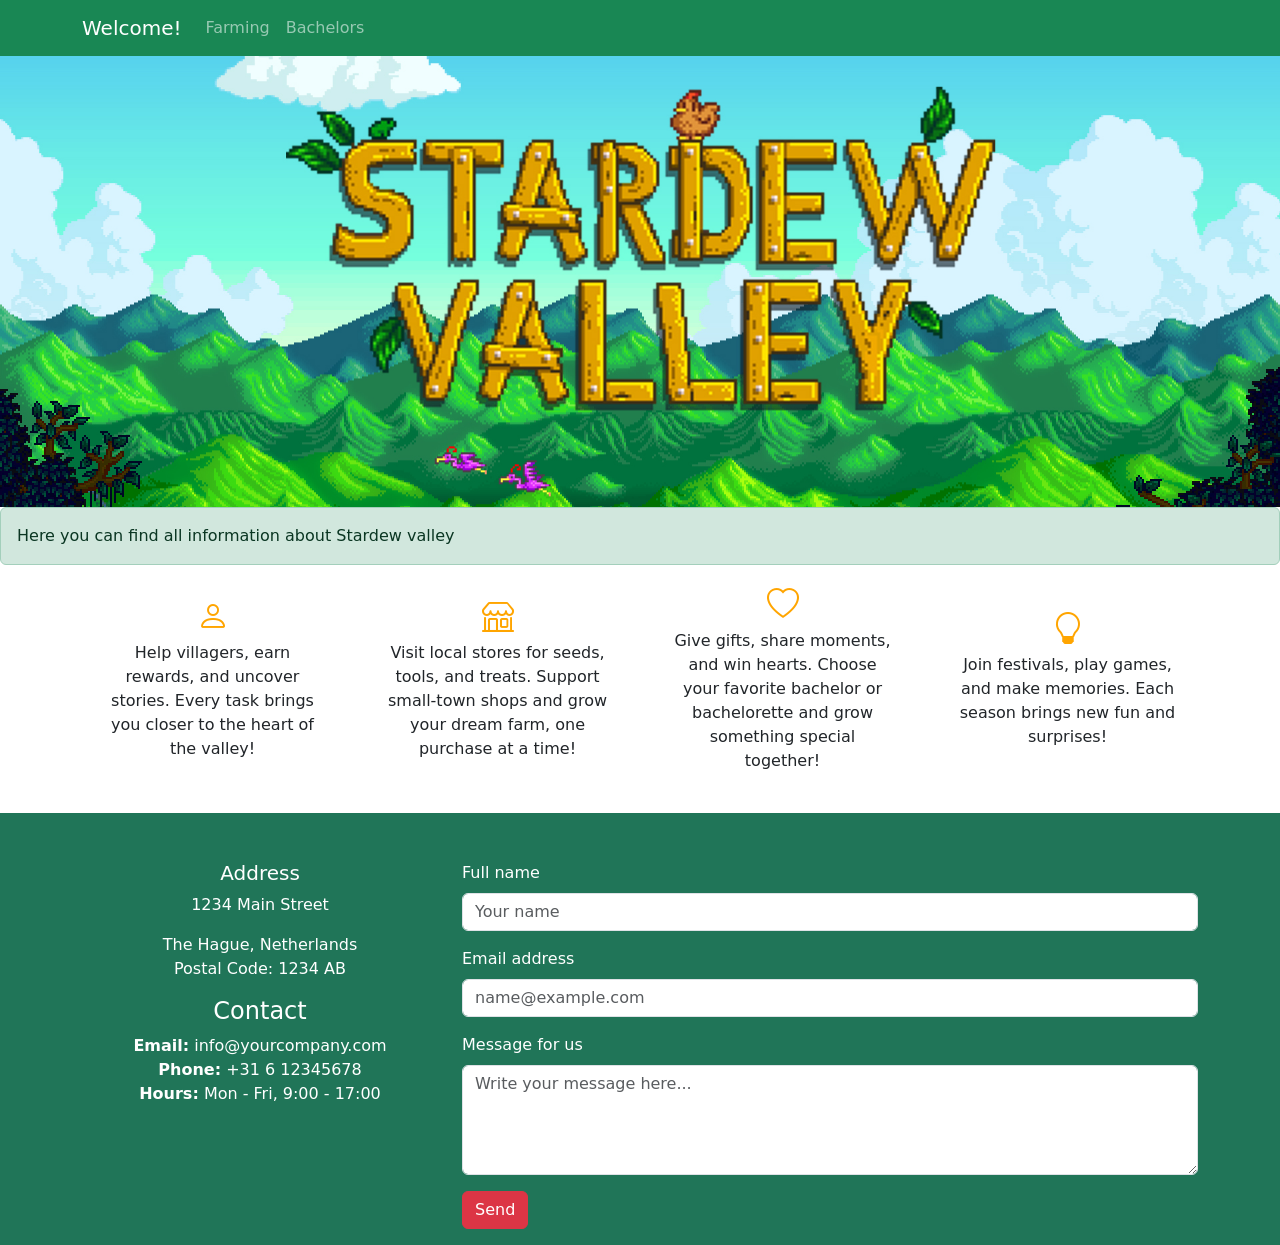
<file: Bootstrap eindopdracht/index.html>
<!DOCTYPE html>
<html lang="en">
<head>
  <meta charset="UTF-8">
  <meta name="viewport" content="width=device-width, initial-scale=1">
  <title>Stardew Valley</title>
  <link href="https://cdn.jsdelivr.net/npm/bootstrap@5.3.3/dist/css/bootstrap.min.css" rel="stylesheet">
  <style>
    .icon-text {
      max-width: 250px;
      margin: auto;
    }
    .icon-text i {
      font-size: 2rem;
      color: orange;
    }
    footer {
      background-color: #207558;
      color: white;
    }
    footer a {
      color: white;
      text-decoration: underline;
    }
  </style>
</head>
<body>

<!-- Navbar -->
<nav class="navbar navbar-expand-lg navbar-dark bg-success">
  <div class="container">
    <a class="navbar-brand" href="index.html">Welcome!</a>
    <button class="navbar-toggler" type="button" data-bs-toggle="collapse" data-bs-target="#navContent">
      <span class="navbar-toggler-icon"></span>
    </button>
    <div class="collapse navbar-collapse" id="navContent">
      <ul class="navbar-nav">
        <li class="nav-item"><a class="nav-link" href="animals.html">Farming</a></li>
        <li class="nav-item"><a class="nav-link" href="bachelors.html">Bachelors</a></li>
      </ul>
    </div>
  </div>
</nav>

<!-- Banner -->
<div>
  <img src="img/banner.jpg" class="img-fluid w-100" alt="Stardew Valley Banner">
</div>

<!-- Info Alert -->
<div class="alert alert-success">
  Here you can find all information about Stardew valley
</div>

<!-- Icons and Text -->
<div class="container text-center py-4">
  <div class="row g-4">
    <div class="col-md-3 icon-text">
      <i class="bi bi-person"></i>
      <p>Help villagers, earn rewards, and uncover stories. Every task brings you closer to the heart of the valley!</p>
    </div>
    <div class="col-md-3 icon-text">
      <i class="bi bi-shop"></i>
      <p>Visit local stores for seeds, tools, and treats. Support small-town shops and grow your dream farm, one purchase at a time!</p>
    </div>
    <div class="col-md-3 icon-text">
      <i class="bi bi-heart"></i>
      <p>Give gifts, share moments, and win hearts. Choose your favorite bachelor or bachelorette and grow something special together!</p>
    </div>
    <div class="col-md-3 icon-text">
      <i class="bi bi-lightbulb"></i>
      <p>Join festivals, play games, and make memories. Each season brings new fun and surprises!</p>
    </div>
  </div>
</div>

<!-- Footer / Contact Section -->
<footer class="pt-5 pb-3">
  <div class="container">
    <div class="row g-4">
      <div class="col-md-4">
        <h5 class="text-center">Address</h5>
        <p class="text-center">1234 Main Street</p>
          <p class="text-center">The Hague, Netherlands<br>
          Postal Code: 1234 AB</p>
        <h4 class="text-center">Contact</h4>
        <p class="text-center">
          <strong >Email:</strong> info@yourcompany.com<br>
          <strong>Phone:</strong> +31 6 12345678<br>
          <strong>Hours:</strong> Mon - Fri, 9:00 - 17:00
        </p>
      </div>
      <div class="col-md-8">
        <form>
          <div class="mb-3">
            <label class="form-label">Full name</label>
            <input type="text" class="form-control" placeholder="Your name">
          </div>
          <div class="mb-3">
            <label class="form-label">Email address</label>
            <input type="email" class="form-control" placeholder="name@example.com">
          </div>
          <div class="mb-3">
            <label class="form-label">Message for us</label>
            <textarea class="form-control" rows="4" placeholder="Write your message here..."></textarea>
          </div>
          <button type="submit" class="btn btn-danger">Send</button>
        </form>
      </div>
    </div>
  </div>
</footer>

<!-- Bootstrap Icons -->
<link href="https://cdn.jsdelivr.net/npm/bootstrap-icons@1.10.5/font/bootstrap-icons.css" rel="stylesheet">
<script src="https://cdn.jsdelivr.net/npm/bootstrap@5.3.3/dist/js/bootstrap.bundle.min.js"></script>

</body>
</html>
</file>
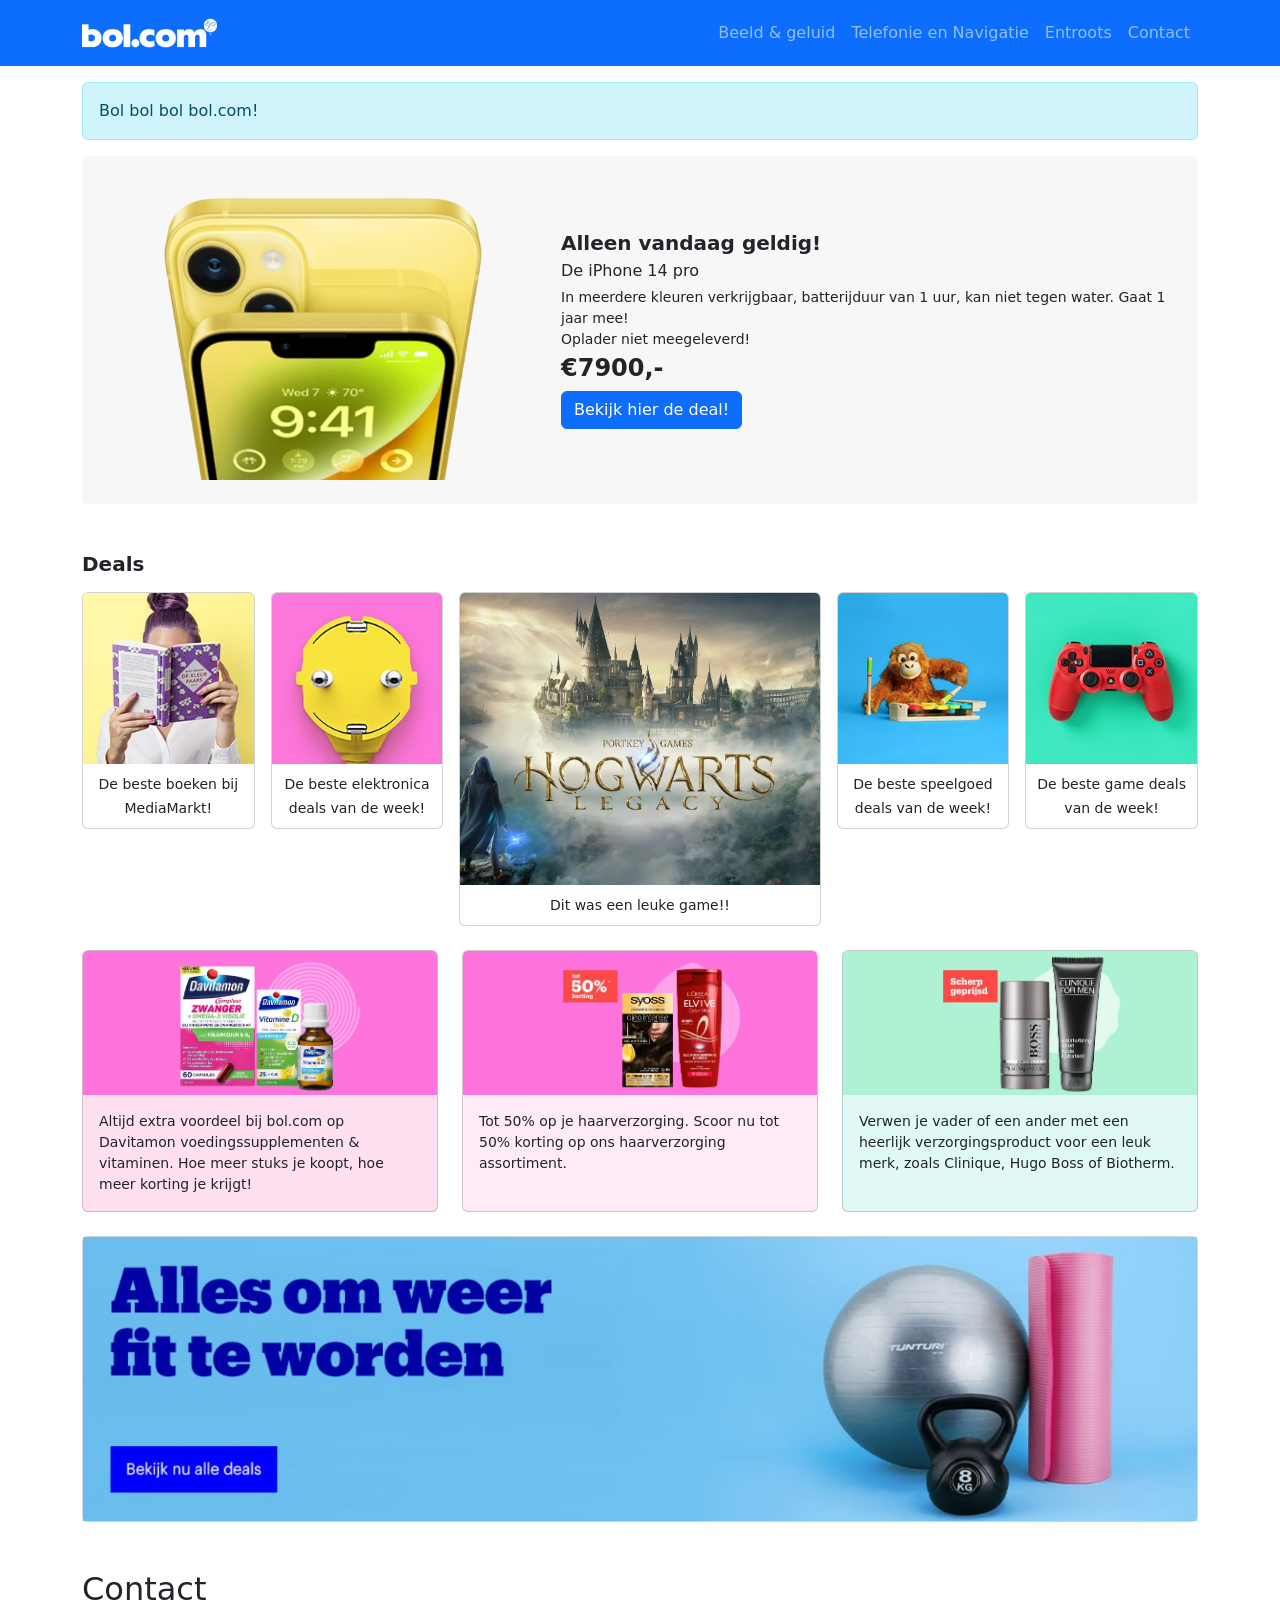
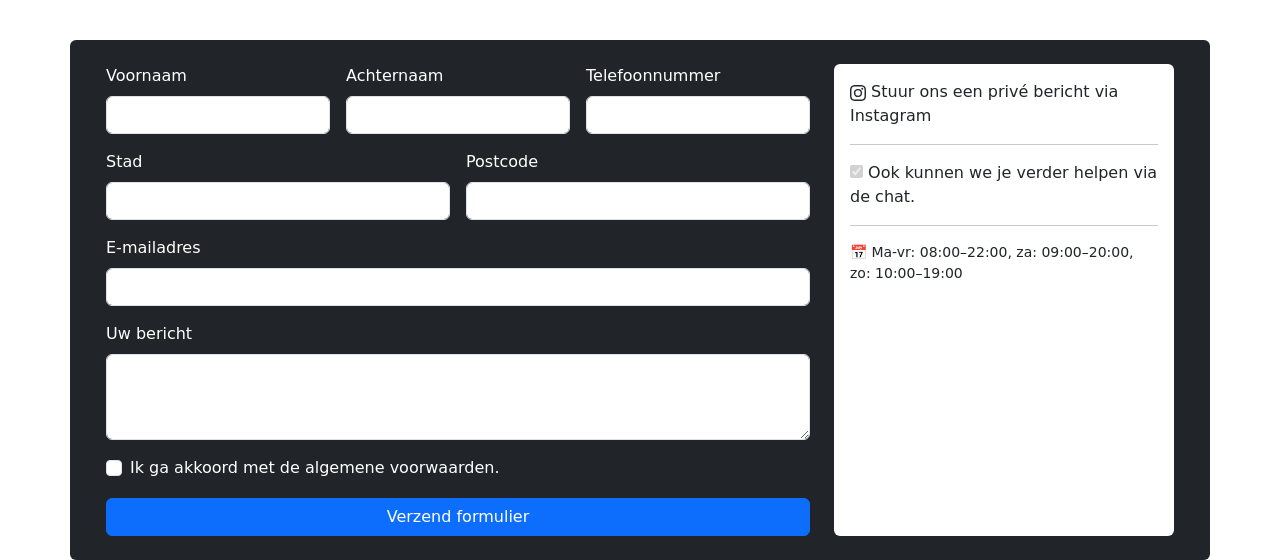
<file: Bootstrap/index.html>
<!DOCTYPE html>
<html lang="nl">

<head>
    <meta charset="UTF-8" />
    <meta name="viewport" content="width=device-width, initial-scale=1.0" />
    <title>bol.com Clone</title>
    <link href="https://cdn.jsdelivr.net/npm/bootstrap@5.3.3/dist/css/bootstrap.min.css" rel="stylesheet">

</head>

<body>

    <!-- Navbar -->
    <nav class="navbar navbar-expand-lg bg-primary navbar-dark">
        <div class="container">
            <a class="navbar-brand" href="index.html">
                <img src="img/logo.png" alt="Logo" style="height: 40px;">
            </a>
            <button class="navbar-toggler" type="button" data-bs-toggle="collapse" data-bs-target="#navbarNav">
                <span class="navbar-toggler-icon"></span>
            </button>
            <div class="collapse navbar-collapse" id="navbarNav">
                <ul class="navbar-nav ms-auto">
                    <li class="nav-item"><a class="nav-link" href="#">Beeld & geluid</a></li>
                    <li class="nav-item"><a class="nav-link" href="#">Telefonie en Navigatie</a></li>
                    <li class="nav-item"><a class="nav-link" href="#">Entroots</a></li>
                    <li class="nav-item"><a class="nav-link" href="#">Contact</a></li>
                </ul>
            </div>
        </div>
    </nav>


    <!-- Banner -->
    <!-- Section iPhone Deal -->
    <div class="container mt-3">
        <!-- Blue box with "bol" -->
        <div class="alert alert-info">Bol bol bol bol.com!</div>

        <!-- Beige box with iPhone + text -->
        <div class="p-4 rounded" style="background-color:rgba(211, 211, 211, 0.182)">
            <div class="row align-items-center">
                <div class="col-md-5 text-center">
                    <img src="img/iphone.png" class="img-fluid " alt="iPhone 14 Pro" style="max-height: 300px;">
                </div>
                <div class="col-md-7">
                    <h5 class="fw-bold mb-1">Alleen vandaag geldig!</h5>
                    <p class="mb-1">De iPhone 14 pro</p>
                    <p class="small mb-1">
                        In meerdere kleuren verkrijgbaar, batterijduur van 1 uur, kan niet tegen water. Gaat 1 jaar
                        mee!<br>
                        Oplader niet meegeleverd!
                    </p>
                    <h4 class="fw-bold mb-2">€7900,-</h4>
                    <button class="btn btn-primary">Bekijk hier de deal!</button>
                </div>
            </div>
        </div>
    </div>



    <!-- Section 1 -->
    <div class="container mt-5">
        <h5 class="fw-bold mb-3">Deals</h5>
        <div class="row g-3">
            <div class="col-md-2">
                <div class="card"><img src="img/boeken.jpg" class="card-img-top">
                    <div class="card-body p-2 text-center"><small>De beste boeken bij MediaMarkt!</small></div>
                </div>
            </div>
            <div class="col-md-2">
                <div class="card"><img src="img/elektronica.jpg" class="card-img-top">
                    <div class="card-body p-2 text-center"><small>De beste elektronica deals van de week!</small></div>
                </div>
            </div>
            <div class="col-md-4">
                <div class="card"><img src="img/hogwarts-ps5.jpg" class="card-img-top large-img">
                    <div class="card-body p-2 text-center"><small>Dit was een leuke game!!</small></div>
                </div>
            </div>
            <div class="col-md-2">
                <div class="card"><img src="img/speelgoed.jpg" class="card-img-top">
                    <div class="card-body p-2 text-center"><small>De beste speelgoed deals van de week!</small></div>
                </div>
            </div>
            <div class="col-md-2">
                <div class="card"><img src="img/gaming.jpg" class="card-img-top">
                    <div class="card-body p-2 text-center"><small>De beste game deals van de week!</small></div>
                </div>
            </div>
        </div>
    </div>

    <!-- Section 2 -->
    <div class="container mt-4">
        <div class="row g-4">
            <div class="col-md-4">
                <div class="card h-100" style="background-color: #ffe0f0;">
                    <img src="img/davitamon.png" class="card-img-top">
                    <div class="card-body">
                        <p class="card-text small">
                            Altijd extra voordeel bij bol.com op Davitamon voedingssupplementen & vitaminen. Hoe meer
                            stuks je koopt, hoe meer korting je krijgt!
                        </p>
                    </div>
                </div>
            </div>
            <div class="col-md-4">
                <div class="card h-100" style="background-color: #ffebf7;">
                    <img src="img/haarverzorging.png" class="card-img-top">
                    <div class="card-body">
                        <p class="card-text small">
                            Tot 50% op je haarverzorging. Scoor nu tot 50% korting op ons haarverzorging assortiment.
                        </p>
                    </div>
                </div>
            </div>
            <div class="col-md-4">
                <div class="card h-100" style="background-color: #e0f8f6;">
                    <img src="img/vaderdag.png" class="card-img-top">
                    <div class="card-body">
                        <p class="card-text small">
                            Verwen je vader of een ander met een heerlijk verzorgingsproduct voor een leuk merk, zoals
                            Clinique, Hugo Boss of Biotherm.
                        </p>
                    </div>
                </div>
            </div>
        </div>
    </div>

    <!-- Section 3 -->
    <div class="container mt-4 mb-5">
        <div class="card h-100">
            <img src="img/banner.jpg" class="img-top img-fluid" alt="banner">
        </div>
    </div>

    <!-- Contact Section -->
    <div class="container mt-5">
        <h2>Contact</h2><br>
        <div class="row bg-dark text-white p-4 rounded">
            <!-- Form -->
            <div class="col-md-8">
                <form class="row g-3 needs-validation" novalidate>
                    <div class="col-md-4">
                        <label class="form-label">Voornaam</label>
                        <input type="text" class="form-control" required>
                        <div class="invalid-feedback">Vul voornaam in.</div>
                    </div>
                    <div class="col-md-4">
                        <label class="form-label">Achternaam</label>
                        <input type="text" class="form-control" required>
                        <div class="invalid-feedback">Vul achternaam in.</div>
                    </div>
                    <div class="col-md-4">
                        <label class="form-label">Telefoonnummer</label>
                        <input type="text" class="form-control" required>
                        <div class="invalid-feedback">Vul telefoonnummer in.</div>
                    </div>
                    <div class="col-md-6">
                        <label class="form-label">Stad</label>
                        <input type="text" class="form-control" required>
                        <div class="invalid-feedback">Vul stad in.</div>
                    </div>
                    <div class="col-md-6">
                        <label class="form-label">Postcode</label>
                        <input type="text" class="form-control" required>
                        <div class="invalid-feedback">Vul postcode in.</div>
                    </div>
                    <div class="col-12">
                        <label class="form-label">E-mailadres</label>
                        <input type="email" class="form-control" required>
                        <div class="invalid-feedback">Vul een geldig e-mailadres in.</div>
                    </div>
                    <div class="col-12">
                        <label class="form-label">Uw bericht</label>
                        <textarea class="form-control" rows="3" required></textarea>
                        <div class="invalid-feedback">Typ een bericht in.</div>
                    </div>
                    <div class="col-12">
                        <div class="form-check">
                            <input class="form-check-input" type="checkbox" required>
                            <label class="form-check-label">Ik ga akkoord met de algemene voorwaarden.</label>
                            <div class="invalid-feedback">Je moet akkoord gaan met de voorwaarden.</div>
                        </div>
                    </div>
                    <div class="col-12">
                        <button class="btn btn-primary w-100" type="submit">Verzend formulier</button>
                    </div>
                </form>
            </div>

            <!-- Contact Info Right -->
            <div class="col-md-4">
                <div class="bg-white text-dark p-3 rounded h-100">
                    <p><svg xmlns="http://www.w3.org/2000/svg" width="16" height="16" fill="currentColor"
                            class="bi bi-instagram" viewBox="0 0 16 16">
                            <path
                                d="M8 0C5.829 0 5.556.01 4.703.048 3.85.088 3.269.222 2.76.42a3.9 3.9 0 0 0-1.417.923A3.9 3.9 0 0 0 .42 2.76C.222 3.268.087 3.85.048 4.7.01 5.555 0 5.827 0 8.001c0 2.172.01 2.444.048 3.297.04.852.174 1.433.372 1.942.205.526.478.972.923 1.417.444.445.89.719 1.416.923.51.198 1.09.333 1.942.372C5.555 15.99 5.827 16 8 16s2.444-.01 3.298-.048c.851-.04 1.434-.174 1.943-.372a3.9 3.9 0 0 0 1.416-.923c.445-.445.718-.891.923-1.417.197-.509.332-1.09.372-1.942C15.99 10.445 16 10.173 16 8s-.01-2.445-.048-3.299c-.04-.851-.175-1.433-.372-1.941a3.9 3.9 0 0 0-.923-1.417A3.9 3.9 0 0 0 13.24.42c-.51-.198-1.092-.333-1.943-.372C10.443.01 10.172 0 7.998 0zm-.717 1.442h.718c2.136 0 2.389.007 3.232.046.78.035 1.204.166 1.486.275.373.145.64.319.92.599s.453.546.598.92c.11.281.24.705.275 1.485.039.843.047 1.096.047 3.231s-.008 2.389-.047 3.232c-.035.78-.166 1.203-.275 1.485a2.5 2.5 0 0 1-.599.919c-.28.28-.546.453-.92.598-.28.11-.704.24-1.485.276-.843.038-1.096.047-3.232.047s-2.39-.009-3.233-.047c-.78-.036-1.203-.166-1.485-.276a2.5 2.5 0 0 1-.92-.598 2.5 2.5 0 0 1-.6-.92c-.109-.281-.24-.705-.275-1.485-.038-.843-.046-1.096-.046-3.233s.008-2.388.046-3.231c.036-.78.166-1.204.276-1.486.145-.373.319-.64.599-.92s.546-.453.92-.598c.282-.11.705-.24 1.485-.276.738-.034 1.024-.044 2.515-.045zm4.988 1.328a.96.96 0 1 0 0 1.92.96.96 0 0 0 0-1.92m-4.27 1.122a4.109 4.109 0 1 0 0 8.217 4.109 4.109 0 0 0 0-8.217m0 1.441a2.667 2.667 0 1 1 0 5.334 2.667 2.667 0 0 1 0-5.334" />
                        </svg> Stuur ons een privé bericht via Instagram</p>
                    <hr>
                    <p><input type="checkbox" disabled checked> Ook kunnen we je verder helpen via de chat.</p>
                    <hr>
                    <p class="small">📅 Ma-vr: 08:00–22:00, za: 09:00–20:00, zo: 10:00–19:00</p>
                </div>
            </div>
        </div>
    </div>

    <!-- Scripts -->
    <script>
        document.addEventListener("DOMContentLoaded", function () {
            const forms = document.querySelectorAll(".needs-validation");

            forms.forEach((form) => {
                form.addEventListener("submit", (event) => {
                    if (!form.checkValidity()) {
                        event.preventDefault();
                        event.stopPropagation();
                    }
                    form.classList.add("was-validated");
                });
            });
        });
    </script>


    <script src="https://cdn.jsdelivr.net/npm/bootstrap@5.3.3/dist/js/bootstrap.bundle.min.js"></script>
</body>

</html>
</file>
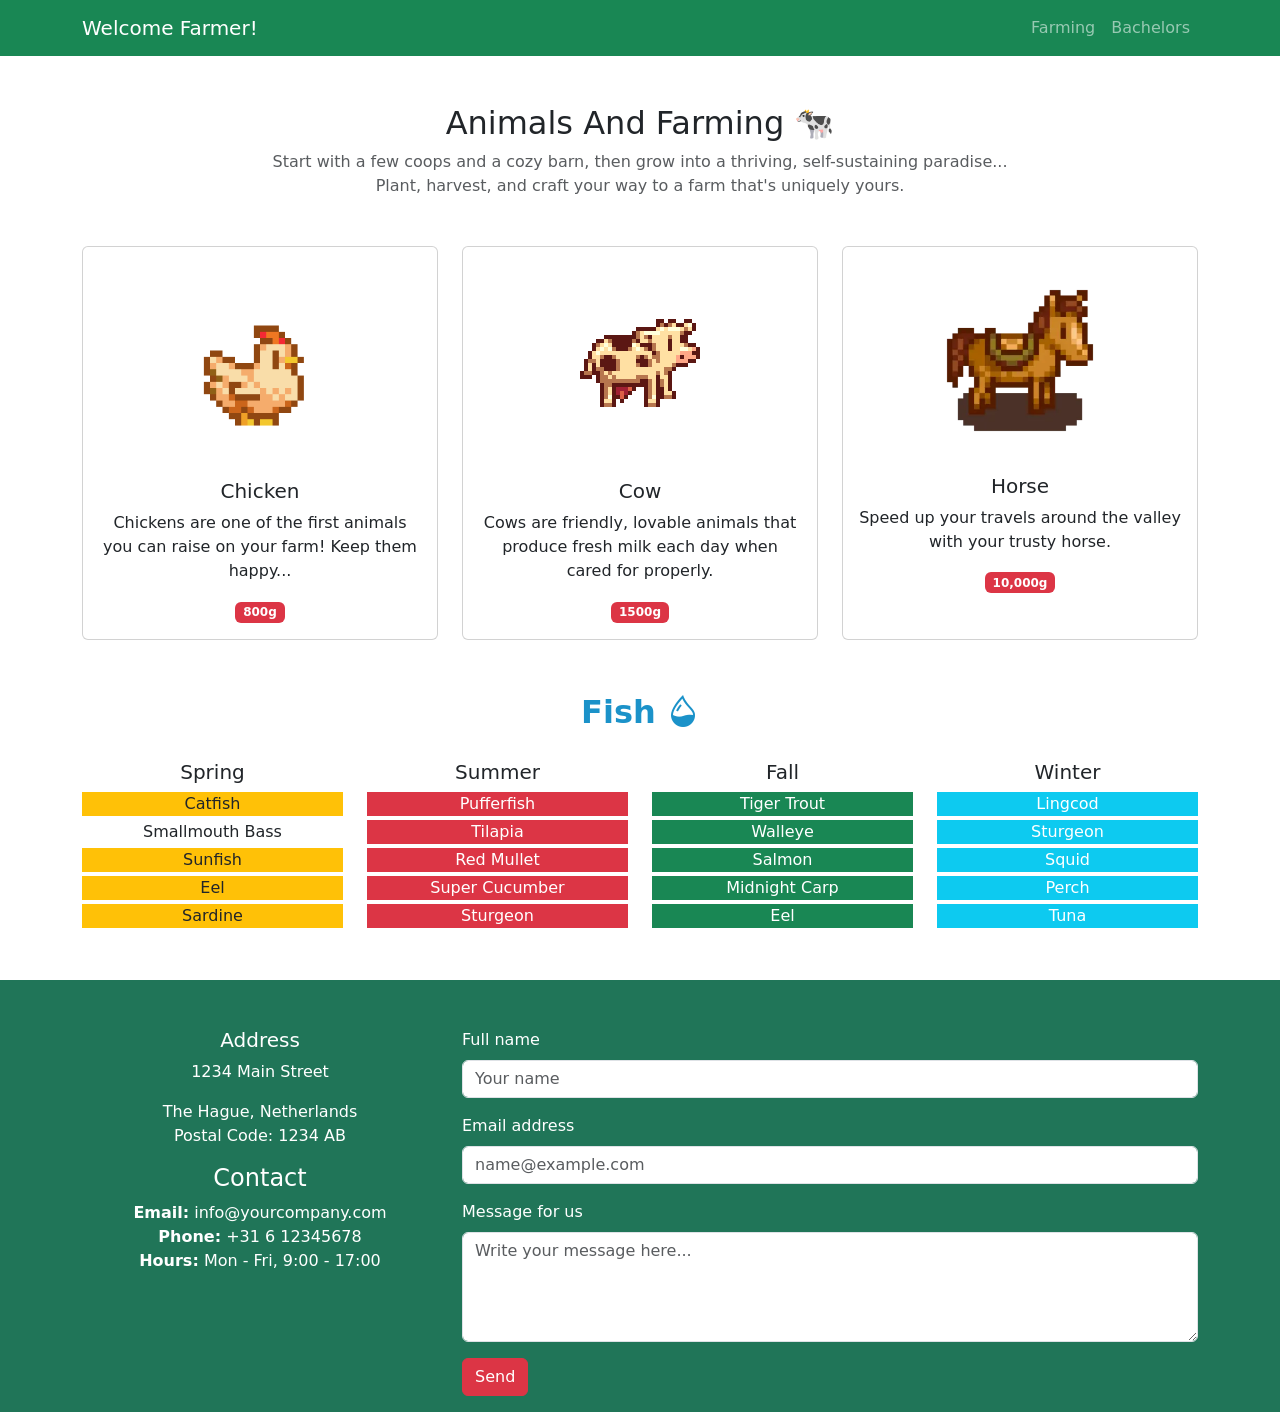
<file: Bootstrap eindopdracht/animals.html>
<!DOCTYPE html>
<html lang="en">
<head>
  <meta charset="UTF-8" />
  <meta name="viewport" content="width=device-width, initial-scale=1" />
  <title>Animals And Farming</title>
  <link href="https://cdn.jsdelivr.net/npm/bootstrap@5.3.3/dist/css/bootstrap.min.css" rel="stylesheet" />
  <link href="https://cdn.jsdelivr.net/npm/bootstrap-icons@1.10.5/font/bootstrap-icons.css" rel="stylesheet" />
  <style>
    footer {
      background-color: #207558;
      color: white;
    }
    .fish-title {
      font-size: 2rem;
      font-weight: bold;
      color: #1b92c9;
    }
    .fish-title i {
      color: #1b92c9;
    }
  </style>
</head>
<body>

<!-- Navbar -->
<nav class="navbar navbar-expand-lg navbar-dark bg-success">
  <div class="container">
    <a class="navbar-brand" href="index.html">Welcome Farmer!</a>
    <button class="navbar-toggler" type="button" data-bs-toggle="collapse" data-bs-target="#navbarNav">
      <span class="navbar-toggler-icon"></span>
    </button>
    <div class="collapse navbar-collapse" id="navbarNav">
      <ul class="navbar-nav ms-auto">
        <li class="nav-item"><a class="nav-link" href="animals.html">Farming</a></li>
        <li class="nav-item"><a class="nav-link" href="bachelors.html">Bachelors</a></li>
      </ul>
    </div>
  </div>
</nav>

<!-- Title -->
<div class="container text-center my-5">
  <h2>Animals And Farming 🐄</h2>
  <p class="text-muted">
    Start with a few coops and a cozy barn, then grow into a thriving, self-sustaining paradise...
    <br />Plant, harvest, and craft your way to a farm that's uniquely yours.
  </p>
</div>

<!-- Animals Section -->
<div class="container mb-5">
  <div class="row g-4 justify-content-center">
    <!-- Chicken -->
    <div class="col-md-4">
      <div class="card h-100 text-center">
        <img src="img/chicken.png" class="card-img-top mx-auto mt-3" style="width: 200px;" alt="Chicken">
        <div class="card-body">
          <h5 class="card-title">Chicken</h5>
          <p class="card-text">Chickens are one of the first animals you can raise on your farm! Keep them happy...</p>
          <span class="badge bg-danger">800g</span>
        </div>
      </div>
    </div>
    <!-- Cow -->
    <div class="col-md-4">
      <div class="card h-100 text-center">
        <img src="img/cow.png" class="card-img-top mx-auto mt-3" style="width: 200px;" alt="Cow">
        <div class="card-body">
          <h5 class="card-title">Cow</h5>
          <p class="card-text">Cows are friendly, lovable animals that produce fresh milk each day when cared for properly.</p>
          <span class="badge bg-danger">1500g</span>
        </div>
      </div>
    </div>
    <!-- Horse -->
    <div class="col-md-4">
      <div class="card h-100 text-center">
        <img src="img/horse.webp" class="card-img-top mx-auto mt-3" style="width: 200px;" alt="Horse">
        <div class="card-body">
          <h5 class="card-title">Horse</h5>
          <p class="card-text">Speed up your travels around the valley with your trusty horse.</p>
          <span class="badge bg-danger">10,000g</span>
        </div>
      </div>
    </div>
  </div>
</div>

<!-- Fish Section -->
<div class="container text-center mb-4">
  <div class="fish-title">Fish <i class="bi bi-droplet-half"></i></div>
</div>

<div class="container mb-5">
  <div class="row text-center">
    <div class="col-md-3">
      <h5>Spring</h5>
      <div class="bg-warning text-dark mb-1">Catfish</div>
      <div class=" text-dark mb-1">Smallmouth Bass</div>
      <div class="bg-warning text-dark mb-1">Sunfish</div>
      <div class="bg-warning text-dark mb-1">Eel</div>
      <div class="bg-warning text-dark mb-1">Sardine</div>
    </div>
    <div class="col-md-3">
      <h5>Summer</h5>
      <div class="bg-danger text-white mb-1">Pufferfish</div>
      <div class="bg-danger text-white mb-1">Tilapia</div>
      <div class="bg-danger text-white mb-1">Red Mullet</div>
      <div class="bg-danger text-white mb-1">Super Cucumber</div>
      <div class="bg-danger text-white mb-1">Sturgeon</div>
    </div>
    <div class="col-md-3">
      <h5>Fall</h5>
      <div class="bg-success text-white mb-1">Tiger Trout</div>
      <div class="bg-success text-white mb-1">Walleye</div>
      <div class="bg-success text-white mb-1">Salmon</div>
      <div class="bg-success text-white mb-1">Midnight Carp</div>
      <div class="bg-success text-white mb-1">Eel</div>
    </div>
    <div class="col-md-3">
      <h5>Winter</h5>
      <div class="bg-info text-white mb-1">Lingcod</div>
      <div class="bg-info text-white mb-1">Sturgeon</div>
      <div class="bg-info text-white mb-1">Squid</div>
      <div class="bg-info text-white mb-1">Perch</div>
      <div class="bg-info text-white mb-1">Tuna</div>
    </div>
  </div>
</div>

<!-- Footer / Contact Section -->
<footer class="pt-5 pb-3">
  <div class="container">
    <div class="row g-4">
      <div class="col-md-4">
        <h5 class="text-center">Address</h5>
        <p class="text-center">1234 Main Street</p>
          <p class="text-center">The Hague, Netherlands<br>
          Postal Code: 1234 AB</p>
        <h4 class="text-center">Contact</h4>
        <p class="text-center">
          <strong >Email:</strong> info@yourcompany.com<br>
          <strong>Phone:</strong> +31 6 12345678<br>
          <strong>Hours:</strong> Mon - Fri, 9:00 - 17:00
        </p>
      </div>
      <div class="col-md-8">
        <form>
          <div class="mb-3">
            <label class="form-label">Full name</label>
            <input type="text" class="form-control" placeholder="Your name">
          </div>
          <div class="mb-3">
            <label class="form-label">Email address</label>
            <input type="email" class="form-control" placeholder="name@example.com">
          </div>
          <div class="mb-3">
            <label class="form-label">Message for us</label>
            <textarea class="form-control" rows="4" placeholder="Write your message here..."></textarea>
          </div>
          <button type="submit" class="btn btn-danger">Send</button>
        </form>
      </div>
    </div>
  </div>
</footer>

<!-- Bootstrap Icons -->
<link href="https://cdn.jsdelivr.net/npm/bootstrap-icons@1.10.5/font/bootstrap-icons.css" rel="stylesheet">
<script src="https://cdn.jsdelivr.net/npm/bootstrap@5.3.3/dist/js/bootstrap.bundle.min.js"></script>

</body>
</html>
</file>
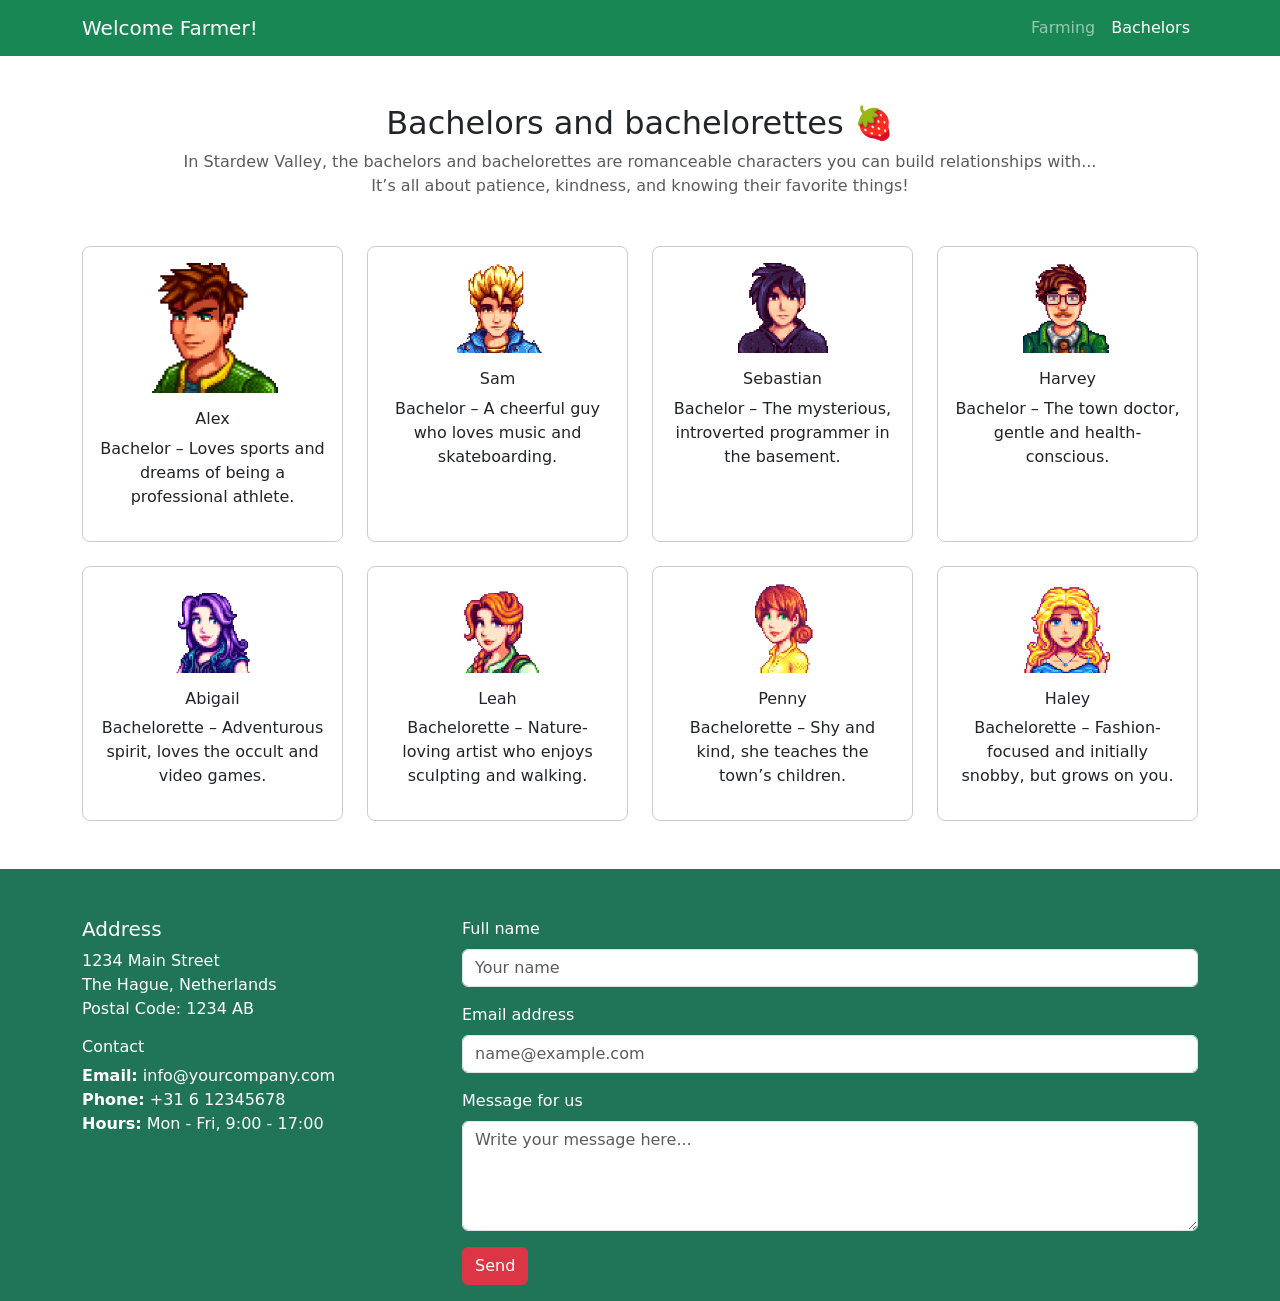
<file: Bootstrap eindopdracht/bachelors.html>
<!DOCTYPE html>
<html lang="en">
<head>
  <meta charset="UTF-8">
  <meta name="viewport" content="width=device-width, initial-scale=1">
  <title>Bachelors and Bachelorettes</title>
  <link href="https://cdn.jsdelivr.net/npm/bootstrap@5.3.3/dist/css/bootstrap.min.css" rel="stylesheet">
  <style>
    footer {
      background-color: #207558;
      color: white;
    }
    footer a {
      color: white;
      text-decoration: underline;
    }
    .character-card {
      border: 1px solid #ccc;
      border-radius: 8px;
      padding: 1rem;
      text-align: center;
      background-color: #fff;
      height: 100%;
    }
    .character-card img {
      width: 90px;
      margin-bottom: 1rem;
    }
  </style>
</head>
<body>

<!-- Navbar -->
<nav class="navbar navbar-expand-lg navbar-dark bg-success">
  <div class="container">
    <a class="navbar-brand" href="index.html">Welcome Farmer!</a>
    <button class="navbar-toggler" type="button" data-bs-toggle="collapse" data-bs-target="#navbarNav">
      <span class="navbar-toggler-icon"></span>
    </button>
    <div class="collapse navbar-collapse" id="navbarNav">
      <ul class="navbar-nav ms-auto">
        <li class="nav-item"><a class="nav-link" href="animals.html">Farming</a></li>
        <li class="nav-item"><a class="nav-link active" href="bachelors.html">Bachelors</a></li>
      </ul>
    </div>
  </div>
</nav>

<!-- Header -->
<div class="container text-center mt-5">
  <h2>Bachelors and bachelorettes 🍓</h2>
  <p class="text-muted">
    In Stardew Valley, the bachelors and bachelorettes are romanceable characters you can build relationships with...
    <br>It’s all about patience, kindness, and knowing their favorite things!
  </p>
</div>

<!-- Character Grid -->
<div class="container my-5">
  <div class="row g-4">
    <!-- Alex -->
    <div class="col-md-3">
      <div class="character-card">
        <img src="img/alex.png" alt="Alex" style="width: 130px;">
        <h6>Alex</h6>
        <p>Bachelor – Loves sports and dreams of being a professional athlete.</p>
      </div>
    </div>
    <!-- Sam -->
    <div class="col-md-3">
      <div class="character-card">
        <img src="img/sam.png" alt="Sam">
        <h6>Sam</h6>
        <p>Bachelor – A cheerful guy who loves music and skateboarding.</p>
      </div>
    </div>
    <!-- Sebastian -->
    <div class="col-md-3">
      <div class="character-card">
        <img src="img/sebastian.png" alt="Sebastian">
        <h6>Sebastian</h6>
        <p>Bachelor – The mysterious, introverted programmer in the basement.</p>
      </div>
    </div>
    <!-- Harvey -->
    <div class="col-md-3">
      <div class="character-card">
        <img src="img/harvey.png" alt="Harvey">
        <h6>Harvey</h6>
        <p>Bachelor – The town doctor, gentle and health-conscious.</p>
      </div>
    </div>

    <!-- Abigail -->
    <div class="col-md-3">
      <div class="character-card">
        <img src="img/abigail.png" alt="Abigail">
        <h6>Abigail</h6>
        <p>Bachelorette – Adventurous spirit, loves the occult and video games.</p>
      </div>
    </div>
    <!-- Leah -->
    <div class="col-md-3">
      <div class="character-card">
        <img src="img/leah.png" alt="Leah">
        <h6>Leah</h6>
        <p>Bachelorette – Nature-loving artist who enjoys sculpting and walking.</p>
      </div>
    </div>
    <!-- Penny -->
    <div class="col-md-3">
      <div class="character-card">
        <img src="img/penny.png" alt="Penny">
        <h6>Penny</h6>
        <p>Bachelorette – Shy and kind, she teaches the town’s children.</p>
      </div>
    </div>
    <!-- Haley -->
    <div class="col-md-3">
      <div class="character-card">
        <img src="img/haley.png" alt="Haley">
        <h6>Haley</h6>
        <p>Bachelorette – Fashion-focused and initially snobby, but grows on you.</p>
      </div>
    </div>
  </div>
</div>

<!-- Footer / Contact -->
<footer class="pt-5 pb-3">
  <div class="container">
    <div class="row g-4">
      <div class="col-md-4">
        <h5>Address</h5>
        <p>1234 Main Street<br>
          The Hague, Netherlands<br>
          Postal Code: 1234 AB</p>
        <h6>Contact</h6>
        <p>
          <strong>Email:</strong> info@yourcompany.com<br>
          <strong>Phone:</strong> +31 6 12345678<br>
          <strong>Hours:</strong> Mon - Fri, 9:00 - 17:00
        </p>
      </div>
      <div class="col-md-8">
        <form>
          <div class="mb-3">
            <label class="form-label">Full name</label>
            <input type="text" class="form-control" placeholder="Your name">
          </div>
          <div class="mb-3">
            <label class="form-label">Email address</label>
            <input type="email" class="form-control" placeholder="name@example.com">
          </div>
          <div class="mb-3">
            <label class="form-label">Message for us</label>
            <textarea class="form-control" rows="4" placeholder="Write your message here..."></textarea>
          </div>
          <button type="submit" class="btn btn-danger">Send</button>
        </form>
      </div>
    </div>
  </div>
</footer>

<script src="https://cdn.jsdelivr.net/npm/bootstrap@5.3.3/dist/js/bootstrap.bundle.min.js"></script>
</body>
</html>
</file>
